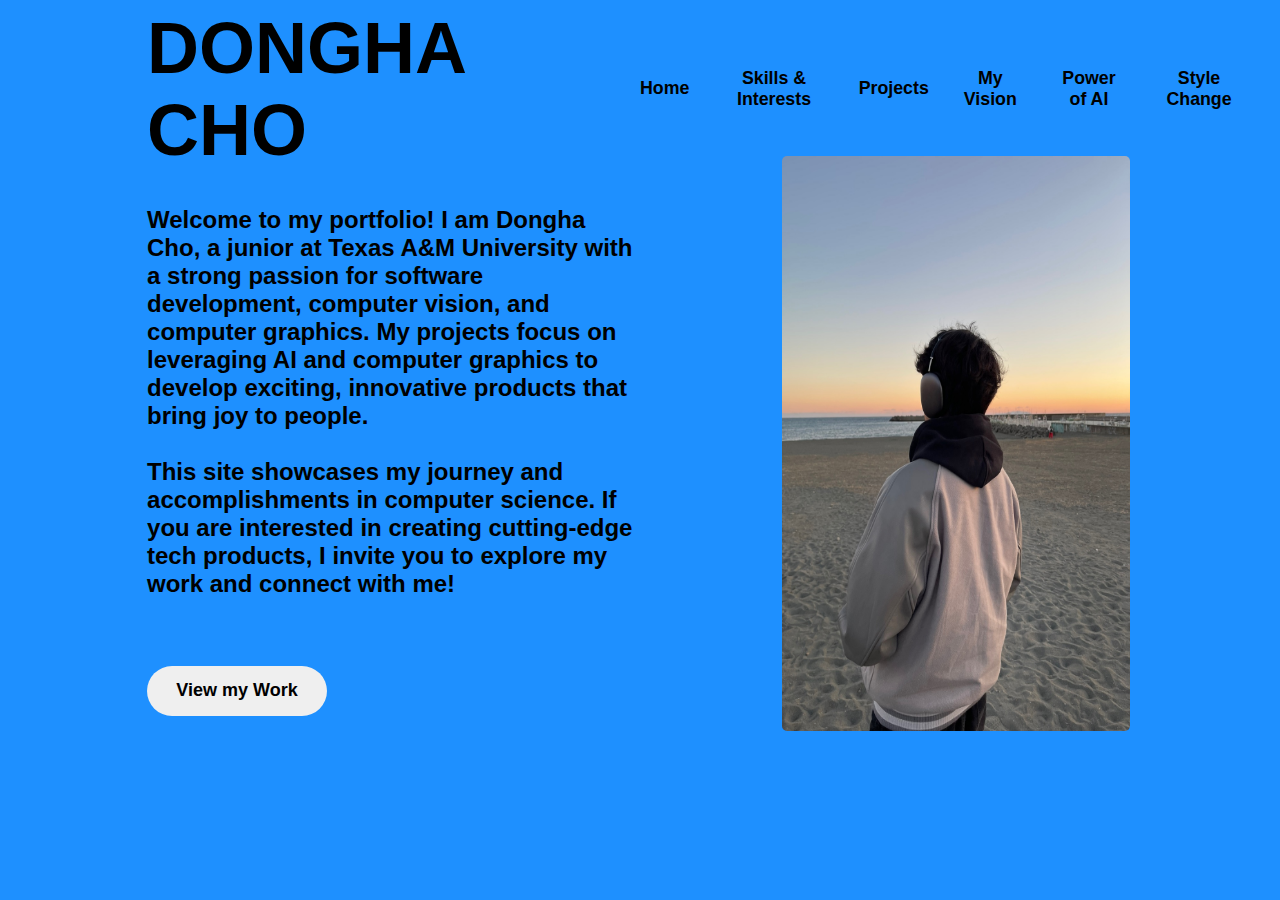
<file: index.html>
<!DOCTYPE HTML PUBLIC "-//W3C//DTD HTML 4.01 Transitional//EN">
<html>
<head>
<link id="indexStyleSheet" rel="stylesheet" href="index.css">
<title>WELCOME</title>
<meta http-equiv="Content-Type" content="text/html; charset=iso-8859-1">
</head>

<body>

<div class="topnav">
  <a href="index.html">Home</a>
  <a href="sandi.html">Skills & Interests</a>
  <a href="projects.html">Projects</a>
  <a href="vision.html">My Vision</a>
  <a href="pofai.html">Power of AI</a>
  <a href="" onclick="Toggle()">Style Change</a>
</div>

<div class="myname">
  <h1>DONGHA CHO</h1>
</div>

<div class="intro">
  <p>
    Welcome to my portfolio! I am Dongha Cho, a junior at Texas A&M University with a strong passion for software development, computer vision, and computer graphics. My projects focus on leveraging AI and computer graphics to develop exciting, innovative products that bring joy to people.<br><br>This site showcases my journey and accomplishments in computer science. If you are interested in creating cutting-edge tech products, I invite you to explore my work and connect with me!
  </p>  
  <a href="projects.html">
    <button>View my Work</button>
  </a>

</div>

<div class="my-img">
  <img src="images/IMG_3576.JPG">
</div>

<script src="themechange.js"></script>

</body>
</html>
</file>
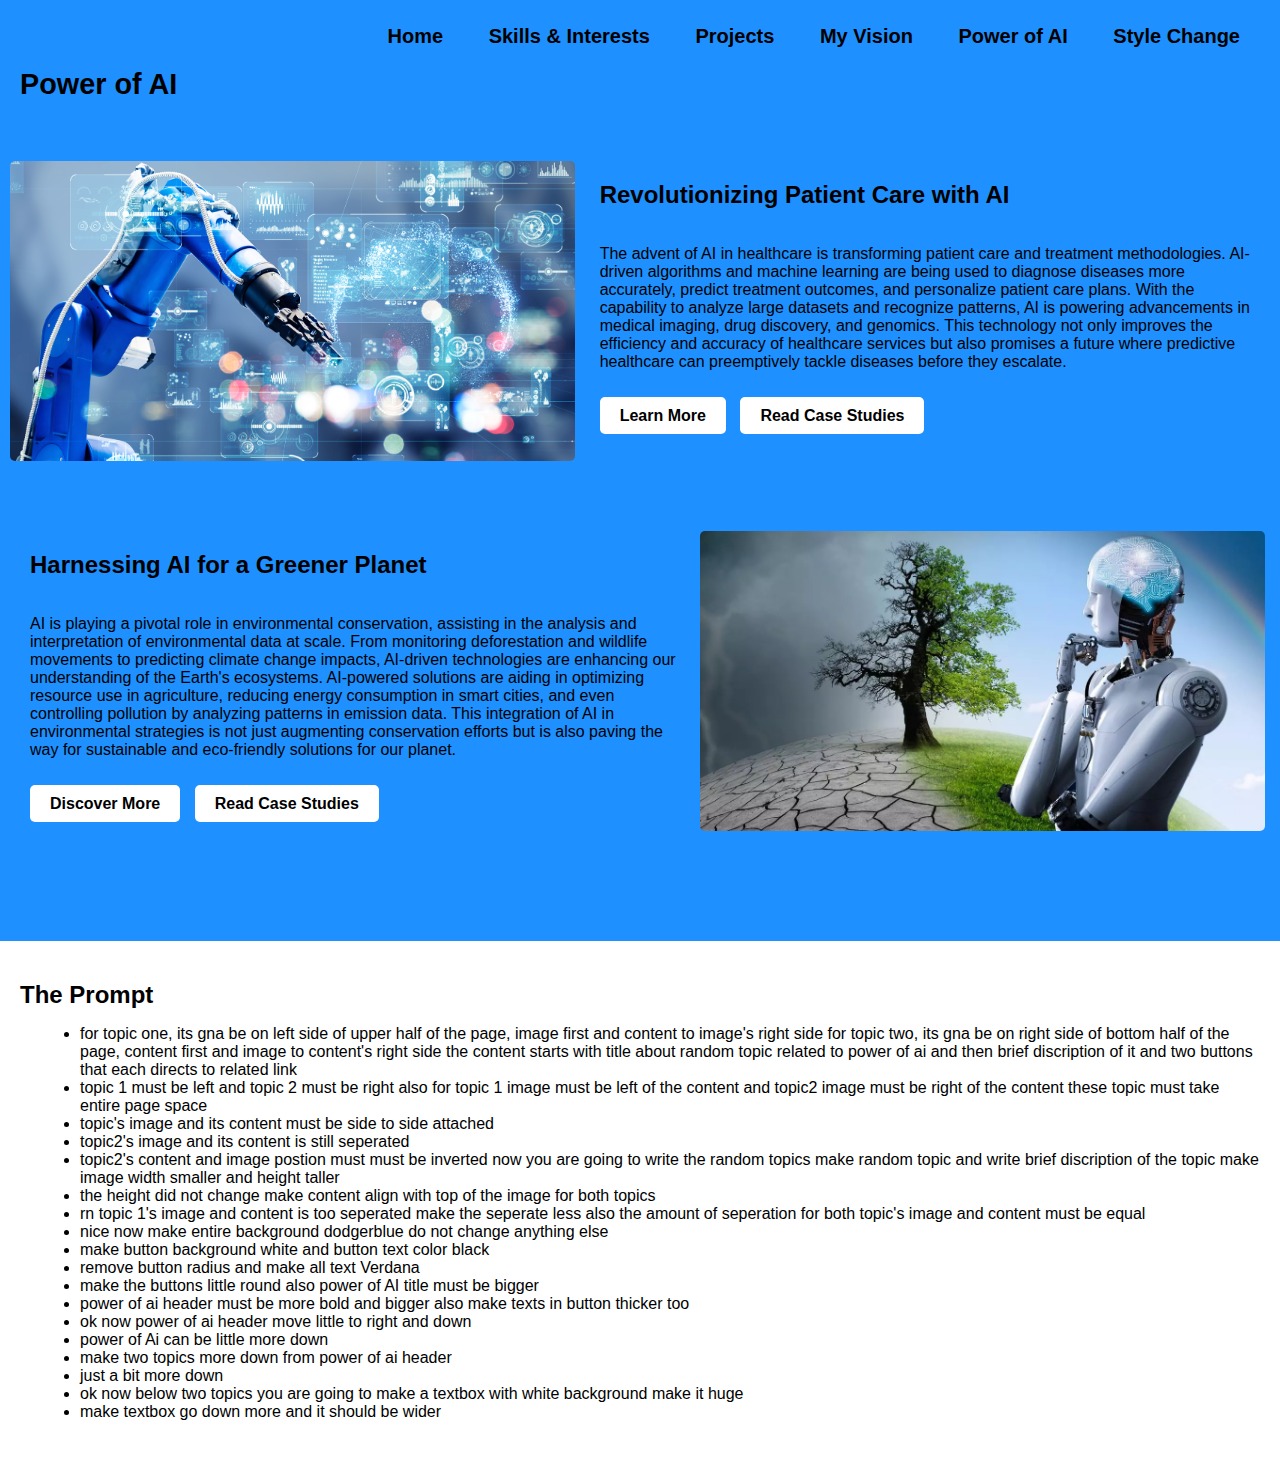
<file: pofai.html>
<!DOCTYPE HTML PUBLIC "-//W3C//DTD HTML 4.01 Transitional//EN">
<html>
<head>
<link id="pofaiStyleSheet" rel="stylesheet" href="pofai.css">
<title>Power of AI</title>
<meta http-equiv="Content-Type" content="text/html; charset=iso-8859-1">
</head>

<body>

<div class="topnav">
  <a href="index.html">Home</a>
  <a href="sandi.html">Skills & Interests</a>
  <a href="projects.html">Projects</a>
  <a href="vision.html">My Vision</a>
  <a href="pofai.html">Power of AI</a>
  <a href="" onclick="Toggle()">Style Change</a>
</div>

<!-- Power of AI Header -->
<div class="power-of-ai-header">
  Power of AI
</div>

<!-- Topic One -->
<div class="container">
    <div class="topic topic-one">
        <div class="image-container">
            <img src="images/aihealthcare.jpeg" alt="Topic 1 Image">
        </div>
        <div class="content-container">
            <h2>Revolutionizing Patient Care with AI</h2>
            <p>The advent of AI in healthcare is transforming patient care and treatment methodologies. AI-driven algorithms and machine learning are being used to diagnose diseases more accurately, predict treatment outcomes, and personalize patient care plans. With the capability to analyze large datasets and recognize patterns, AI is powering advancements in medical imaging, drug discovery, and genomics. This technology not only improves the efficiency and accuracy of healthcare services but also promises a future where predictive healthcare can preemptively tackle diseases before they escalate.</p>
            <div class="buttons">
                <a href="https://www.medscape.com/viewarticle/999838?form=fpf" class="btn">Learn More</a>
                <a href="https://www.xsolis.com/blog/case-studies-of-successful-implementations-of-ai-in-healthcare/" class="btn">Read Case Studies</a>
            </div>
        </div>
    </div>
</div>

<!-- Topic Two -->
<div class="container">
    <div class="topic topic-two">
        <div class="content-container">
            <h2>Harnessing AI for a Greener Planet</h2>
            <p>AI is playing a pivotal role in environmental conservation, assisting in the analysis and interpretation of environmental data at scale. From monitoring deforestation and wildlife movements to predicting climate change impacts, AI-driven technologies are enhancing our understanding of the Earth's ecosystems. AI-powered solutions are aiding in optimizing resource use in agriculture, reducing energy consumption in smart cities, and even controlling pollution by analyzing patterns in emission data. This integration of AI in environmental strategies is not just augmenting conservation efforts but is also paving the way for sustainable and eco-friendly solutions for our planet.</p>
            <div class="buttons">
                <a href="https://2030.builders/8-ways-ai-can-contribute-to-environmental-conservation/" class="btn">Discover More</a>
                <a href="https://www.unep.org/news-and-stories/story/how-artificial-intelligence-helping-tackle-environmental-challenges" class="btn">Read Case Studies</a>
            </div>
        </div>
        <div class="image-container">
            <img src="images/aienvironment.png" alt="Topic 2 Image">
        </div>
    </div>
</div>


<!-- Below two topics -->
<div class="html-content">
    <h2>The Prompt</h2>
    <ul>
      <li>
        for topic one, its gna be on left side of upper half of the page, image first and content to image's right side
        for topic two, its gna be on right side of bottom half of the page, content first and image to content's right side 
        the content starts with title about random topic related to power of ai and then brief discription of it and two buttons that each directs to related link
      </li>
      <li>
        topic 1 must be left and topic 2 must be right
        also for topic 1 image must be left of the content and topic2 image must be right of the content
        these topic must take entire page space
      </li>
      <li>
        topic's image and its content must be side to side attached
      </li>
      <li>
        topic2's image and its content is still seperated
      </li>
      <li>
        topic2's content and image postion must must be inverted
        now you are going to write the random topics
        make random topic and write brief discription of the topic
        make image width smaller and height taller
      </li>
      <li>
        the height did not change 
        make content align with top of the image for both topics
      </li>
      <li>
        rn topic 1's image and content is too seperated make the seperate less also the amount of seperation for both topic's image and content must be equal
      </li>
      <li>
        nice now make entire background dodgerblue
        do not change anything else 
      </li>
      <li>
        make button background white and button text color black
      </li>
      <li>
        remove button radius and make all text Verdana
      </li>
      <li>
        make the buttons little round also power of AI title must be bigger
      </li>
      <li>
        power of ai header must be more bold and bigger also make texts in button thicker too
      </li>
      <li>
        ok now power of ai header move little to right and down
      </li>
      <li>
        power of Ai can be little more down
      </li>
      <li>
        make two topics more down from power of ai header
      </li>
      <li>
        just a bit more down
      </li>
      <li>
        ok now below two topics you are going to make a textbox with white background make it huge
      </li>
      <li>
        make textbox go down more and it should be wider
      </li>
    </ul>
  </div>

<script src="themechange.js"></script>

</body>
</html>
</file>
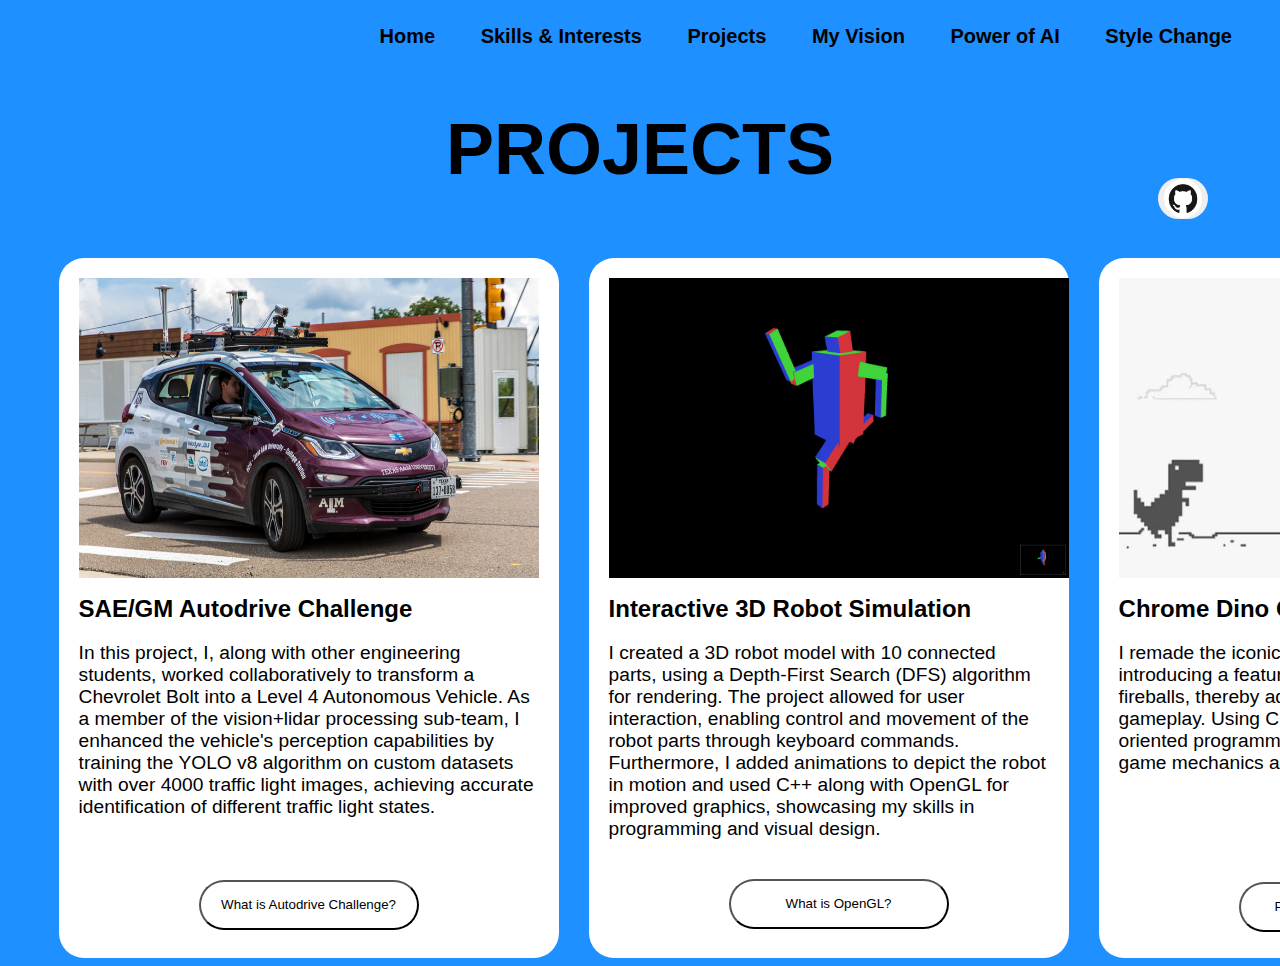
<file: projects.html>
<!DOCTYPE HTML PUBLIC "-//W3C//DTD HTML 4.01 Transitional//EN">
<html>
<head>
<link id="projectsStyleSheet" rel="stylesheet" href="projects.css">
<title>PROJECTS</title>
<meta http-equiv="Content-Type" content="text/html; charset=iso-8859-1">
</head>


<body>
  
<div class="topnav">
  <a href="index.html">Home</a>
  <a href="sandi.html">Skills & Interests</a>
  <a href="projects.html">Projects</a>
  <a href="vision.html">My Vision</a>
  <a href="pofai.html">Power of AI</a>
  <a href="" onclick="Toggle()">Style Change</a>
</div>

<div class="title">
    <h2>PROJECTS</h2>
</div>

<div class="content">
<div class="github">
  <a href="https://github.com/donghacho">
    <button><img src="images/github.png"></button>
  </a>
</div>

<div class="projects">
  <div class="project1">
    <img src="images/autodrive.jpeg">
    <h1>SAE/GM Autodrive Challenge</h1>
    <p>
      In this project, I, along with other engineering students, worked collaboratively to transform a Chevrolet Bolt into a Level 4 Autonomous Vehicle. As a member of the vision+lidar processing sub-team, I enhanced the vehicle's perception capabilities by training the YOLO v8 algorithm on custom datasets with over 4000 traffic light images, achieving accurate identification of different traffic light states.
    </p>
    <div class="buttons">
      <a href="https://www.autodrivechallenge.com">
        <button>What is Autodrive Challenge?</button>
      </a>
    </div>
  </div>
</div>


  <div class="project2">
    <img src="images/robot.png">
    <h1>Interactive 3D Robot Simulation</h1>
    <p>
      I created a 3D robot model with 10 connected parts, using a Depth-First Search (DFS) algorithm for rendering. The project allowed for user interaction, enabling control and movement of the robot parts through keyboard commands. Furthermore, I added animations to depict the robot in motion and used C++ along with OpenGL for improved graphics, showcasing my skills in programming and visual design.
    </p>
    <div class="buttons">
      <a href="https://www.khronos.org/opengl/">
        <button>What is OpenGL?</button>
      </a>
    </div>
  </div>


  <div class="project3">
    <img src="images/dinogame.png">
    <h1>Chrome Dino Game Remake</h1>
    <p>
      I remade the iconic Chrome Dino Game, introducing a feature that allows the T-Rex to shoot fireballs, thereby adding a strategic element to the gameplay. Using C++ and SFML, I applied object-oriented programming principles to develop the game mechanics and features.
    </p>
    <div class="buttons">
      <a href="https://chromedino.com/">
        <button>Play Chrome Dino Game</button>
      </a>
    </div>
  </div>
</div>

<script src="themechange.js"></script>
</body>

</html>
</file>
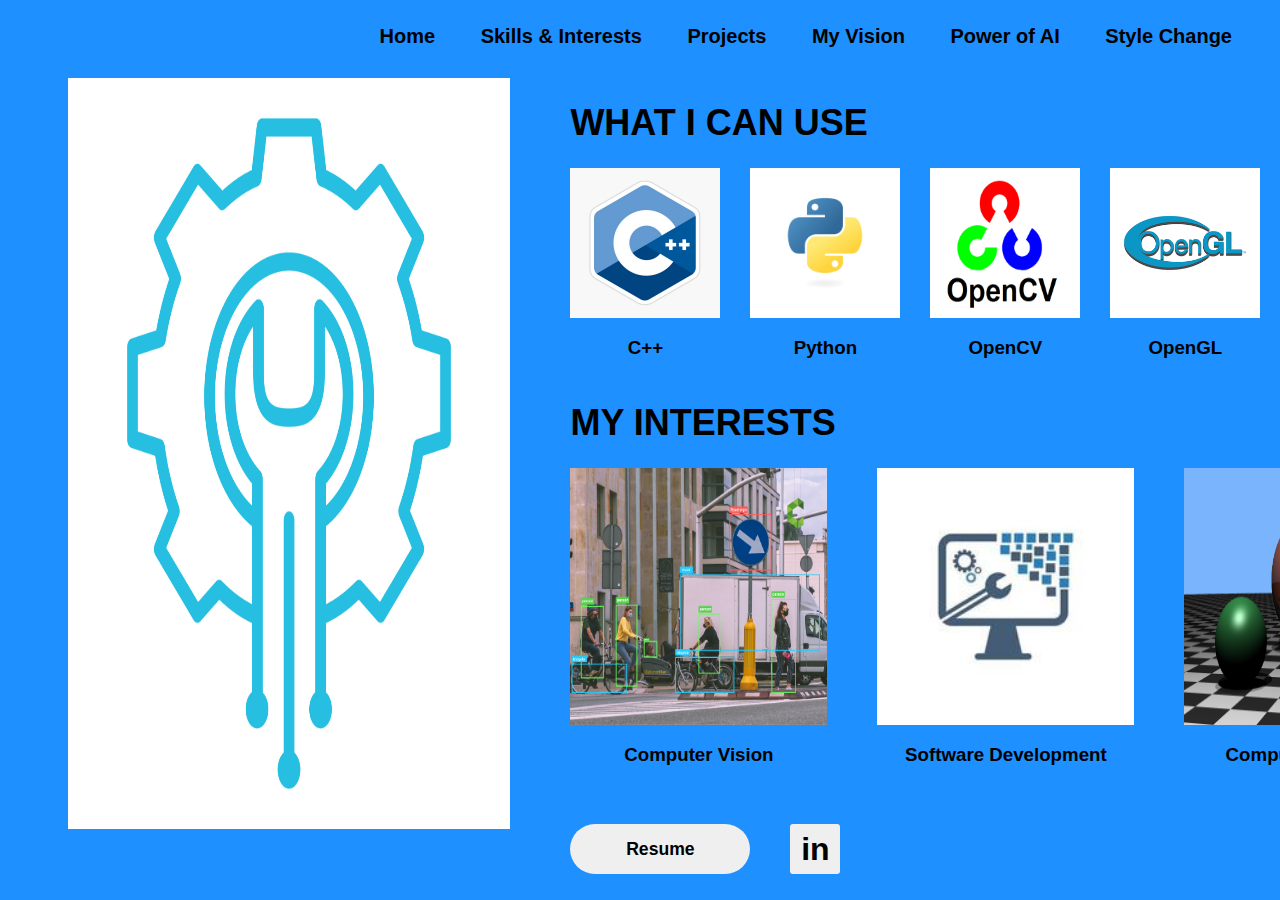
<file: sandi.html>
<!DOCTYPE HTML PUBLIC "-//W3C//DTD HTML 4.01 Transitional//EN">
<html>
<head>
<link id="sandiStyleSheet" rel="stylesheet" href="sandi.css">
<title>SKILLS AND INTERESTS</title>
<meta http-equiv="Content-Type" content="text/html; charset=iso-8859-1">
</head>


<body>
  
<div class="topnav">
  <a href="index.html">Home</a>
  <a href="sandi.html">Skills & Interests</a>
  <a href="projects.html">Projects</a>
  <a href="vision.html">My Vision</a>
  <a href="pofai.html">Power of AI</a>
  <a href="" onclick="Toggle()">Style Change</a>
</div>

<div class="main-img">
    <img src="images/techtool.jpeg"> 
</div>

<div class="content">
  <div class="landt-section">
    <h1>WHAT I CAN USE</h1>
      <div class="landt">
        <div class="Cpp">
          <img src="images/cpp.jpg">
          <h3>C++</h3>
        </div>
        <div class="Python">
          <img src="images/python.jpeg">
          <h3>Python</h3>
        </div>
        <div class="OpenCV">
          <img src="images/opencv.png">
          <h3>OpenCV</h3>
        </div>
        <div class="OpenGL">
          <img src="images/opengl.png">
          <h3>OpenGL</h3>
        </div>
        <div class="Docker">
          <img src="images/docker.png">
          <h3>Docker</h3>
        </div>
       </div>
  </div>
  <div class="interests-section">
    <h1>MY INTERESTS</h1>
      <div class="interests">
        <div class="cv">
          <img src="images/cv.png">
          <h3>Computer Vision</h3>
        </div>
        <div class="swd">
          <img src="images/swd.jpeg">
          <h3>Software Development</h3>
        </div>
        <div class="cg">
          <img src="images/cg.png">
          <h3>Computer Graphics</h3>
        </div>
      </div>
  </div>
  <div class="buttons">
    <div class="resume">
      <a href="resume.pdf">
        <button>Resume</button>
      </a>
    </div>
    <div class="linkedin">
      <a href="https://www.linkedin.com/in/dongha-cho-952801242">
        <button>in</button>
      </a>
    </div>
  </div>   
</div>


<script src="themechange.js"></script>

</body>
</html>
</file>
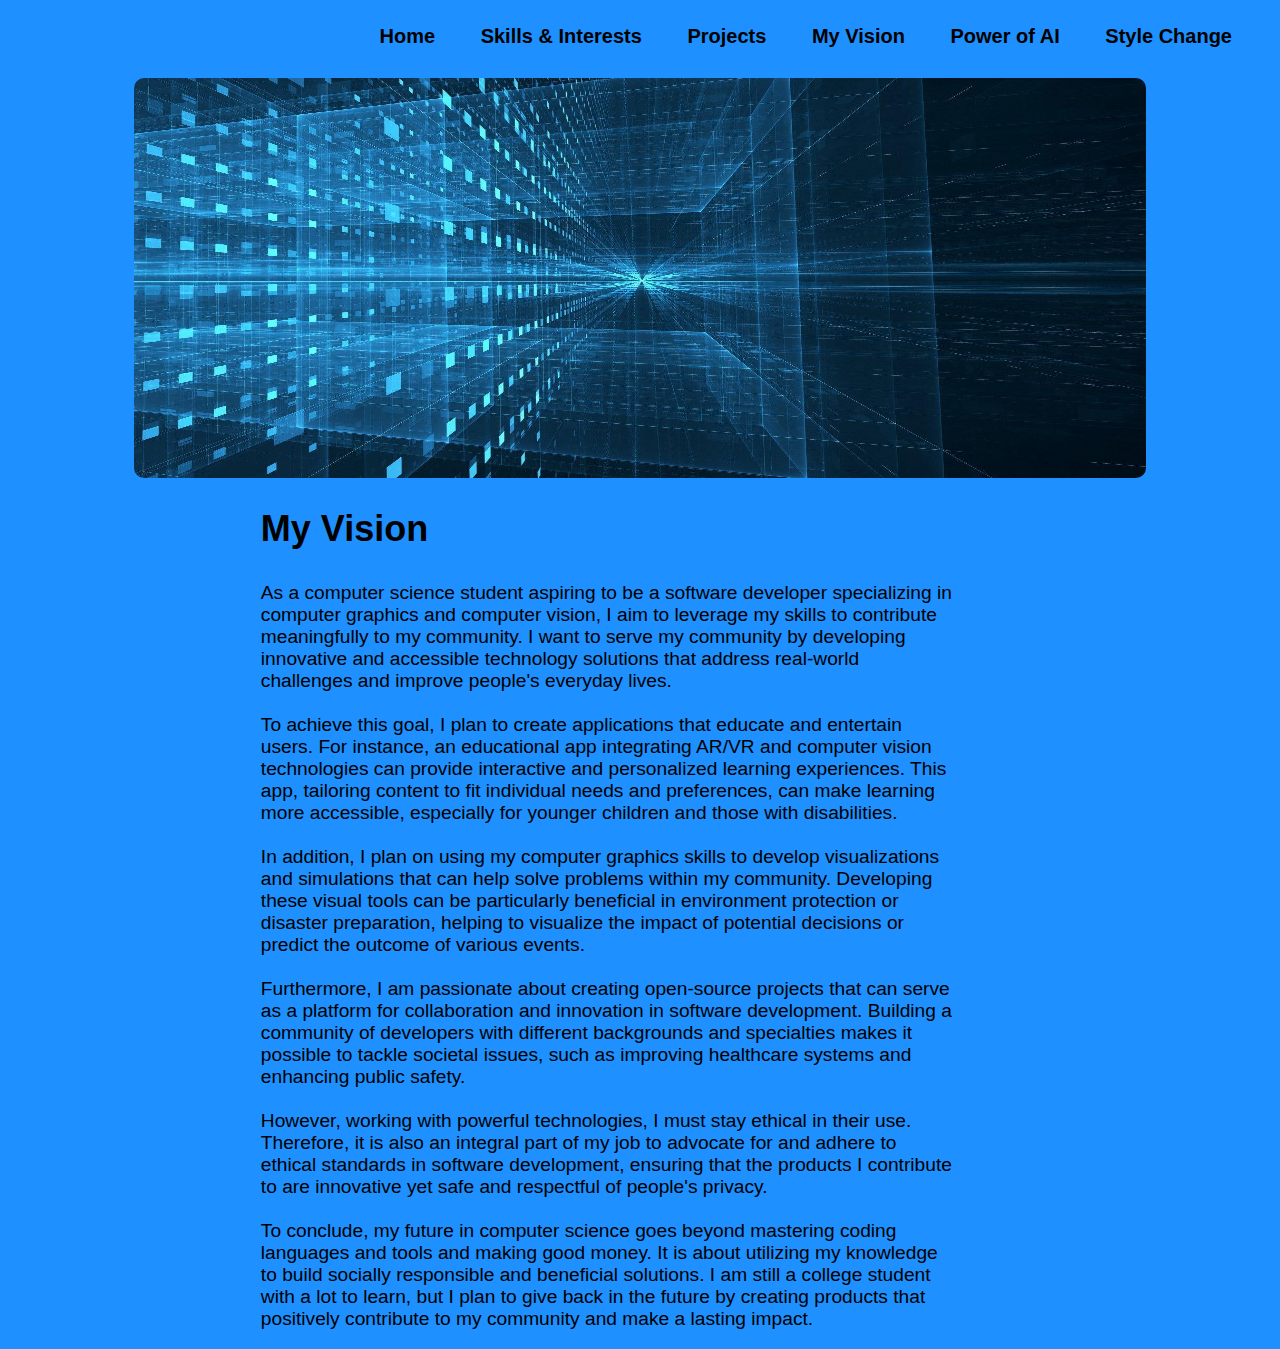
<file: vision.html>
<!DOCTYPE HTML PUBLIC "-//W3C//DTD HTML 4.01 Transitional//EN">
<html>
<head>
<link id="visionStyleSheet" rel="stylesheet" href="vision.css">
<title>MY VISION</title>
<meta http-equiv="Content-Type" content="text/html; charset=UTF-8">
</head>


<body>
  
  <div class="topnav">
    <a href="index.html">Home</a>
    <a href="sandi.html">Skills & Interests</a>
    <a href="projects.html">Projects</a>
    <a href="vision.html">My Vision</a>
    <a href="pofai.html">Power of AI</a>
    <a href="" onclick="Toggle()">Style Change</a>
  </div>

<div class="ai-img">
  <img src="images/futuristic.jpeg"> 
  <!-- https://www.google.com/url?sa=i&url=https%3A%2F%2Fwww.kingston.com%2Fen%2Fblog%2Fservers-and-data-centers%2Fai-challenges-and-opportunities&psig=AOvVaw3QqVU0jC4IE_RXXWkOt209&ust=1706436351002000&source=images&cd=vfe&opi=89978449&ved=0CBMQjRxqFwoTCJiRi_eo_YMDFQAAAAAdAAAAABAD -->
  <!-- https://media.kingston.com/kingston/hero/ktc-hero-solutions-servers-data-centers-ai-challenges-and-opportunities-lg.jpg -->
</div class="content">
  <div class="title">
    <h2>My Vision<h2>
  </div>

  <div class="myvision">
    <p>
      As a computer science student aspiring to be a software developer specializing in computer graphics and computer vision, I aim to leverage my skills to contribute meaningfully to my community. I want to serve my community by developing innovative and accessible technology solutions that address real-world challenges and improve people's everyday lives. 
      <br>
      <br>
      To achieve this goal, I plan to create applications that educate and entertain users. For instance, an educational app integrating AR/VR and computer vision technologies can provide interactive and personalized learning experiences. This app, tailoring content to fit individual needs and preferences, can make learning more accessible, especially for younger children and those with disabilities.
      <br>
      <br>
      In addition, I plan on using my computer graphics skills to develop visualizations and simulations that can help solve problems within my community. Developing these visual tools can be particularly beneficial in environment protection or disaster preparation, helping to visualize the impact of potential decisions or predict the outcome of various events.
      <br>
      <br>
      Furthermore, I am passionate about creating open-source projects that can serve as a platform for collaboration and innovation in software development. Building a community of developers with different backgrounds and specialties makes it possible to tackle societal issues, such as improving healthcare systems and enhancing public safety.
      <br>
      <br>
      However, working with powerful technologies, I must stay ethical in their use. Therefore, it is also an integral part of my job to advocate for and adhere to ethical standards in software development, ensuring that the products I contribute to are innovative yet safe and respectful of people's privacy.
      <br>
      <br>
      To conclude, my future in computer science goes beyond mastering coding languages and tools and making good money. It is about utilizing my knowledge to build socially responsible and beneficial solutions. I am still a college student with a lot to learn, but I plan to give back in the future by creating products that positively contribute to my community and make a lasting impact.
    </p>
  </div>
</div>

<script src="themechange.js"></script>
</body>

</html>
</file>
<file: index.css>
body {
  background-color: dodgerblue;
}

.myname {
  width: 50%;
  height: 12.5%;
  margin-top: 2%;
  font-family: "Verdana", Tahoma, Sans-serif;
  font-weight: 600;
  font-size: 225%;
  float: left;
  text-align: left;
  display: flex;
  align-items: center;
}

.myname h1 {
  margin-left: 22%
}

.topnav {
  width: 50%;
  height: 12.5%;
  margin-top: 2%;
  font-family: "Verdana", Tahoma, Sans-serif;
  font-weight: 600;
  font-size: 111%;
  float: right;
  text-align: center;
  display: flex;
  justify-content: center;
  align-items: center;
}

.topnav a {
  margin-right: 30px;
  color: black;
  text-decoration: none;
}

.intro {
  width: 50%;
  height: 35%;
  margin-top: 3%;
  font-family: "Verdana", Tahoma, Sans-serif;
  font-weight: 600;
  float: left;
  font-size: 150%;
  text-align: left;
  display: inline-block;
}

.intro p {
  margin-left: 22%
}

.my-img {
  width: 50%;
  height: 65%;
  margin-top: 1%;
  float: left;
  text-align: center;
  display: flex;
  justify-content: center;
  
}

.my-img img {
  width: 55%;
  height: 100%;
  border-radius: 5px;
}

.viewmywork {
  width: 50%;
  height: 35%;
  margin-top: 10%;
  float: left;
  text-align: left;
  display: flex;
  margin-left: 11%;
}
 
.intro button {
  text-align: center;
  width: 180px;
  height: 50px;
  font-family: "Verdana", Tahoma, Sans-serif;
  font-weight: 600;
  color: black;
  font-size: 75%;
  border: none;
  cursor: pointer;
  border-radius: 30px;
  margin-top: 7%;
  margin-left: 22%;
}
</file>
<file: pofai.css>
body {
  background-color: dodgerblue; /* Set the background color for the entire page */
  margin: 0;
  padding: 0;
  box-sizing: border-box;
  font-family: "Verdana", Tahoma, Sans-serif; /* Set font family for all text */
}

.topnav {
  font-family: "Verdana", Tahoma, Sans-serif;
  font-weight: 600;
  font-size: 125%;
  text-align: right;
  margin-top: 25px;
}

a {
  text-decoration: none;
  color: black;
  margin-right: 40px;
}

.container {
  display: flex;
  justify-content: center;
  width: 100%;
  margin: 0;
}

.topic {
  display: flex;
  align-items: flex-start; /* Align items to the top */
  width: 100%;
  padding: 10px; /* Reduced padding for less separation */
  box-sizing: border-box;
}

.image-container {
  flex-basis: 45%; /* Adjusted for a closer alignment */
  margin: 0;
  padding-right: 5px; /* Add padding for a consistent separation */
  height: 300px; /* Set a specific height */
}

.image-container img {
  width: 100%; /* Full width of its container */
  height: 100%; /* Take full height of its container */
  object-fit: cover; /* Cover the space without stretching the image */
  display: block;
  border-radius: 5px;
}

.content-container {
  flex-basis: 55%; /* Adjusted for a closer alignment */
  padding: 0 20px; /* Adjust padding for consistent spacing */
  display: flex;
  flex-direction: column;
  justify-content: flex-start; /* Align content to the top */
  box-sizing: border-box;
}

.buttons {
  margin-top: 20px;
}

.btn {
  text-decoration: none;
  padding: 10px 20px;
  background-color: white; /* Set the background color for buttons to white */
  color: black; /* Set the text color for buttons to black */
  margin-right: 10px;
  border: none; /* Remove button border */
  border-radius: 5px; /* Add slight roundness to buttons */
  font-weight: bold; /* Make button text bolder */
}

.topic-one {
  justify-content: flex-start;
  margin-top: 50px; /* Adjust top margin for Topic 1 */
}

.topic-two {
  justify-content: flex-start;
  flex-direction: row; /* Ensure content is on the left and image on the right for Topic 2 */
  margin-top: 50px; /* Adjust top margin for Topic 2 */
}

/* Increase the font size and font weight for the "Power of AI" title */
.power-of-ai-header {
  font-size: 180%; /* Increase font size */
  font-weight: bold; /* Make it bold */
  margin: 20px 0 0 20px; /* Adjust margin to move it right and down */
}

/* Add this CSS for the new HTML content block */
.html-content {
  background-color: white;
  padding: 20px;
  margin-top: 100px; /* Adjust the margin to move it further down */
  width: 100%; /* Make it take up the full width */
  box-sizing: border-box;
}

.html-content h2 {
  font-size: 24px;
  font-weight: bold;
  margin-bottom: 10px;
}

.html-content p {
  font-size: 16px;
  margin-bottom: 10px;
}

.html-content ul {
  list-style: disc;
  margin-left: 20px;
  font-size: 16px;
}
</file>
<file: projects.css>
body {
  background-color: dodgerblue;
}

.topnav {
  font-family: "Verdana", Tahoma, Sans-serif;
  font-weight: 600;
  font-size: 125%;
  text-align: right;
  margin-top: 25px;
}

a {
  text-decoration: none;
  color: black;
  margin-right: 40px;
}

.title {
  font-family: "Verdana", Tahoma, Sans-serif;
  font-weight: 600;
  color: black;
  font-size: 300%;
  text-align: center;
  height: 8%;
}

.content {
  display: flex;
}

.github {
  width: 4%;
  height: 4%;
}
.github button {
  width: 100%;
  height: 100%;
  margin-left: 2275%;
  border: none;
  border-radius: 45px;
  cursor: pointer;
}
.github img {
  width: 100%;
  height: 100%;
  border: none;
  border-radius: 45px;
}

.projects {
  display: flex;
  justify-content: center;
  align-items: center;
}

.project1 {
  margin-top: 80px;
  width: 500px;
  height: 700px;
  background-color: white;
  border-radius: 25px;
  margin-right: 30px;
}
.project1 img {
  width: 460px;
  height: 300px;
  margin-top: 20px;
  margin-left: 20px;
}
.project2 {
  margin-top: 80px;
  width: 500px;
  height: 700px;
  background-color: white;
  border-radius: 25px;
}
.project2 img {
  width: 460px;
  height: 300px;
  margin-top: 20px;
  margin-left: 20px;
}
.project3 {
  margin-top: 80px;
  width: 500px;
  height: 700px;
  background-color: white;
  border-radius: 25px;
  margin-left: 30px;
}
.project3 img {
  width: 460px;
  height: 300px;
  margin-top: 20px;
  margin-left: 20px;
}

h1 {
  margin-left: 20px;
  font-family: "Verdana", Tahoma, Sans-serif;
  font-size: 150%;
}

p {
  margin-left: 20px;
  margin-right: 20px;
  font-family: "Tahoma", Verdana, Sans-serif;
  font-size: 120%;
}

.buttons {
  margin-left: 140px;
}

.buttons button {
  font-family: "Verdana", Tahoma, Sans-serif;
  width: 220px;
  height: 50px;
  border-radius: 30px;
  background-color: white;
  cursor: pointer;
  padding: 0;
}

.project1 button {
  margin-top: 43px;
}

.project2 button {
  margin-top: 20px;
}

.project3 button {
  margin-top: 89px;
}
</file>
<file: sandi.css>
body {
  background-color: dodgerblue;
}

.topnav {
  font-family: "Verdana", Tahoma, Sans-serif;
  font-weight: 600;
  font-size: 125%;
  text-align: right;
  margin-top: 25px;
}

a {
  text-decoration: none;
  color: black;
  margin-right: 40px;
}

.main-img {
  width: 35%;
  height: 85%;
  float: left;
  text-align: left;
  display: flex;
  align-items: center;
  margin-top: 30px;
  margin-left: 60px;
}

.main-img img {
  width: 100%;
  height: 100%;
}

.content {
  width: 60%;
  height: 85%;
  float: left;
  margin-top: 30px;
  font-family: "Verdana", Tahoma, Sans-serif;
  font-weight: 600;
}

h1 {
  font-size: 225%;
}

.landt-section {
  margin-left: 60px;
}

.landt {
  display: flex;
}

.landt img {
  width: 150px;
  height: 150px;
}

.Cpp, .Python, .OpenCV, .OpenGL, .Docker {
  margin-right: 30px;
  text-align: center;
}

.interests-section {
  margin-left: 60px;
}

.interests {
  display: flex;
}

.interests img {
  width: 257px;
  height: 257px;
}

.cv, .swd, .cg {
  margin-right: 50px;
  text-align: center;
}

.buttons {
  margin-top: 40px;
  margin-left: 60px;
  display: flex;
}

.resume button { 
  text-align: center;
  width: 180px;
  height: 50px;
  font-family: "Verdana", Tahoma, Sans-serif;
  font-weight: 600;
  color: black;
  font-size: 110%;
  border: none;
  cursor: pointer;
  border-radius: 30px;
}

.linkedin button {
  text-align: center;
  width: 50px;
  height: 50px;
  font-family: "Verdana", Verdana, Sans-serif;
  font-weight: 600;
  color: black;
  font-size: 200%;
  border: none;
  cursor: pointer;
  border-radius: 3px;
}
</file>
<file: vision.css>
body {
  background-color: dodgerblue;
}

.topnav {
  font-family: "Verdana", Tahoma, Sans-serif;
  font-weight: 600;
  font-size: 125%;
  text-align: right;
  margin-top: 25px;
}

a {
  text-decoration: none;
  color: black;
  margin-right: 40px;
}

.ai-img {
  margin-top: 30px;
  text-align: center;
}

.ai-img img {
  width: 80%;
  height: 400px;
  border-radius: 10px;
}

.title {
  font-family: "Verdana", Tahoma, Sans-serif;
  font-weight: 600;
  color: black;
  font-size: 150%;
  float: left;
  margin-left: 20%;
}

.myvision {
  font-family: "Tahoma", Verdana, Sans-serif;
  font-size: 120%;
  color: black;
  width: 55%;
  margin-top: 104px;
  margin-left: 20%;
}
</file>
